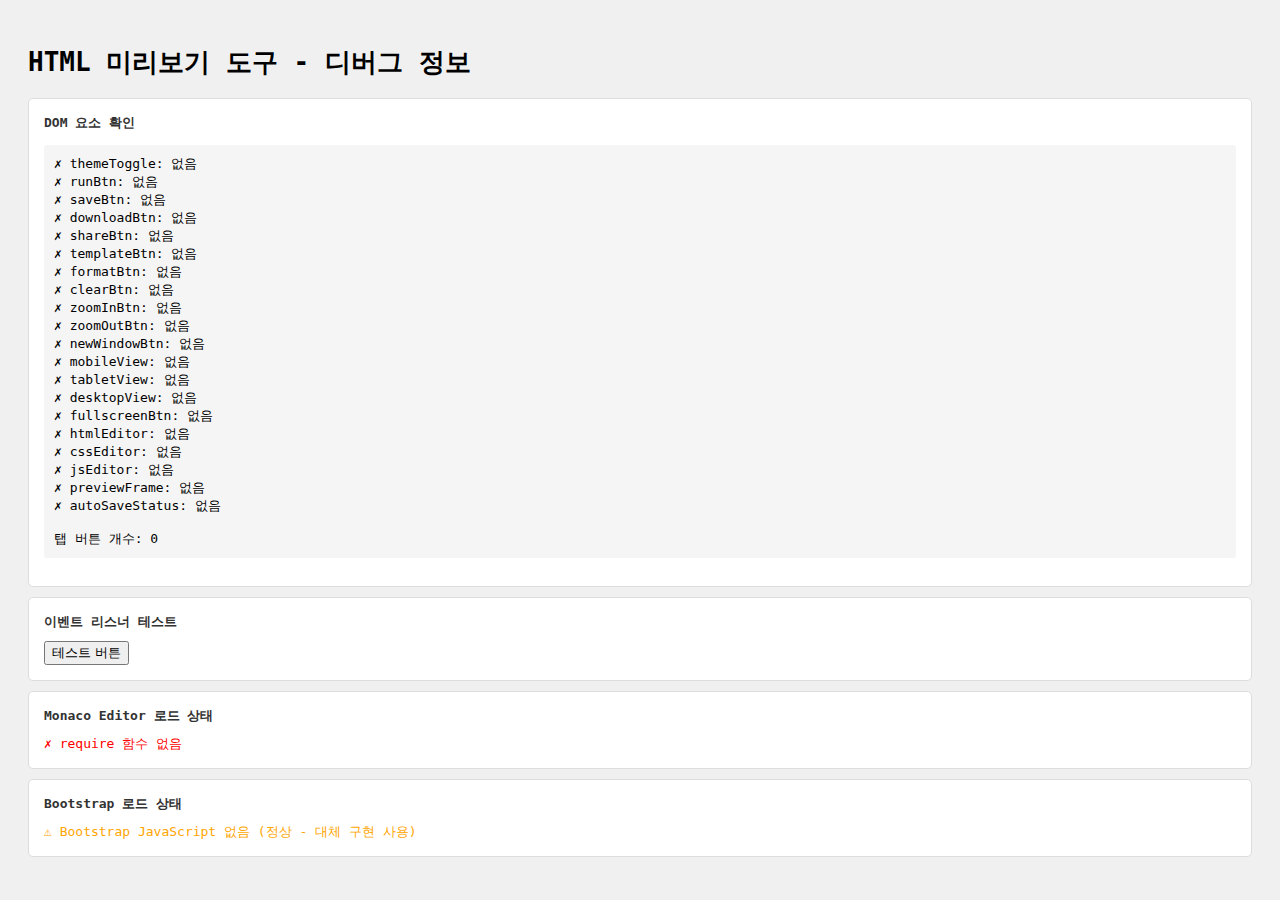
<file: debug.html>
<!DOCTYPE html>
<html lang="ko">
<head>
    <meta charset="UTF-8">
    <meta name="viewport" content="width=device-width, initial-scale=1.0">
    <title>디버그 페이지</title>
    <style>
        body {
            font-family: monospace;
            padding: 20px;
            background: #f0f0f0;
        }
        .debug-section {
            background: white;
            padding: 15px;
            margin: 10px 0;
            border-radius: 5px;
            border: 1px solid #ddd;
        }
        .debug-title {
            font-weight: bold;
            color: #333;
            margin-bottom: 10px;
        }
        .error {
            color: red;
        }
        .success {
            color: green;
        }
        .warning {
            color: orange;
        }
        pre {
            background: #f5f5f5;
            padding: 10px;
            border-radius: 3px;
            overflow-x: auto;
        }
    </style>
</head>
<body>
    <h1>HTML 미리보기 도구 - 디버그 정보</h1>
    
    <div class="debug-section">
        <div class="debug-title">DOM 요소 확인</div>
        <div id="domCheck"></div>
    </div>
    
    <div class="debug-section">
        <div class="debug-title">이벤트 리스너 테스트</div>
        <button id="testBtn">테스트 버튼</button>
        <div id="eventResult"></div>
    </div>
    
    <div class="debug-section">
        <div class="debug-title">Monaco Editor 로드 상태</div>
        <div id="monacoStatus"></div>
    </div>
    
    <div class="debug-section">
        <div class="debug-title">Bootstrap 로드 상태</div>
        <div id="bootstrapStatus"></div>
    </div>
    
    <script>
        function checkDOMElements() {
            const elements = [
                'themeToggle', 'runBtn', 'saveBtn', 'downloadBtn', 'shareBtn', 'templateBtn',
                'formatBtn', 'clearBtn', 'zoomInBtn', 'zoomOutBtn', 'newWindowBtn',
                'mobileView', 'tabletView', 'desktopView', 'fullscreenBtn',
                'htmlEditor', 'cssEditor', 'jsEditor', 'previewFrame', 'autoSaveStatus'
            ];
            
            const domCheck = document.getElementById('domCheck');
            let html = '<pre>';
            
            elements.forEach(id => {
                const element = document.getElementById(id);
                if (element) {
                    html += `✓ ${id}: 존재\n`;
                } else {
                    html += `✗ ${id}: 없음\n`;
                }
            });
            
            // 탭 버튼 확인
            const tabBtns = document.querySelectorAll('.tab-btn');
            html += `\n탭 버튼 개수: ${tabBtns.length}\n`;
            tabBtns.forEach((btn, index) => {
                const lang = btn.dataset?.lang;
                html += `  탭 ${index}: data-lang="${lang}"\n`;
            });
            
            html += '</pre>';
            domCheck.innerHTML = html;
        }
        
        function testEventListeners() {
            const testBtn = document.getElementById('testBtn');
            const eventResult = document.getElementById('eventResult');
            
            testBtn.addEventListener('click', () => {
                eventResult.innerHTML = '<span class="success">✓ 이벤트 리스너 정상 작동</span>';
            });
        }
        
        function checkMonaco() {
            const monacoStatus = document.getElementById('monacoStatus');
            
            if (typeof require !== 'undefined') {
                monacoStatus.innerHTML = '<span class="success">✓ require 함수 사용 가능</span>';
                
                // Monaco 로드 테스트
                require.config({ paths: { vs: 'https://cdnjs.cloudflare.com/ajax/libs/monaco-editor/0.44.0/min/vs' } });
                require(['vs/editor/editor.main'], () => {
                    monacoStatus.innerHTML += '<br><span class="success">✓ Monaco Editor 로드 성공</span>';
                    
                    if (typeof monaco !== 'undefined') {
                        monacoStatus.innerHTML += '<br><span class="success">✓ monaco 객체 사용 가능</span>';
                    } else {
                        monacoStatus.innerHTML += '<br><span class="error">✗ monaco 객체 없음</span>';
                    }
                }, (error) => {
                    monacoStatus.innerHTML += '<br><span class="error">✗ Monaco Editor 로드 실패: ' + error + '</span>';
                });
            } else {
                monacoStatus.innerHTML = '<span class="error">✗ require 함수 없음</span>';
            }
        }
        
        function checkBootstrap() {
            const bootstrapStatus = document.getElementById('bootstrapStatus');
            
            if (typeof bootstrap !== 'undefined') {
                bootstrapStatus.innerHTML = '<span class="success">✓ Bootstrap JavaScript 로드됨</span>';
                
                if (bootstrap.Modal) {
                    bootstrapStatus.innerHTML += '<br><span class="success">✓ Bootstrap Modal 사용 가능</span>';
                } else {
                    bootstrapStatus.innerHTML += '<br><span class="warning">⚠ Bootstrap Modal 없음</span>';
                }
            } else {
                bootstrapStatus.innerHTML = '<span class="warning">⚠ Bootstrap JavaScript 없음 (정상 - 대체 구현 사용)</span>';
            }
        }
        
        // 페이지 로드 시 모든 검사 실행
        document.addEventListener('DOMContentLoaded', () => {
            checkDOMElements();
            testEventListeners();
            checkMonaco();
            checkBootstrap();
        });
    </script>
</body>
</html>
</file>
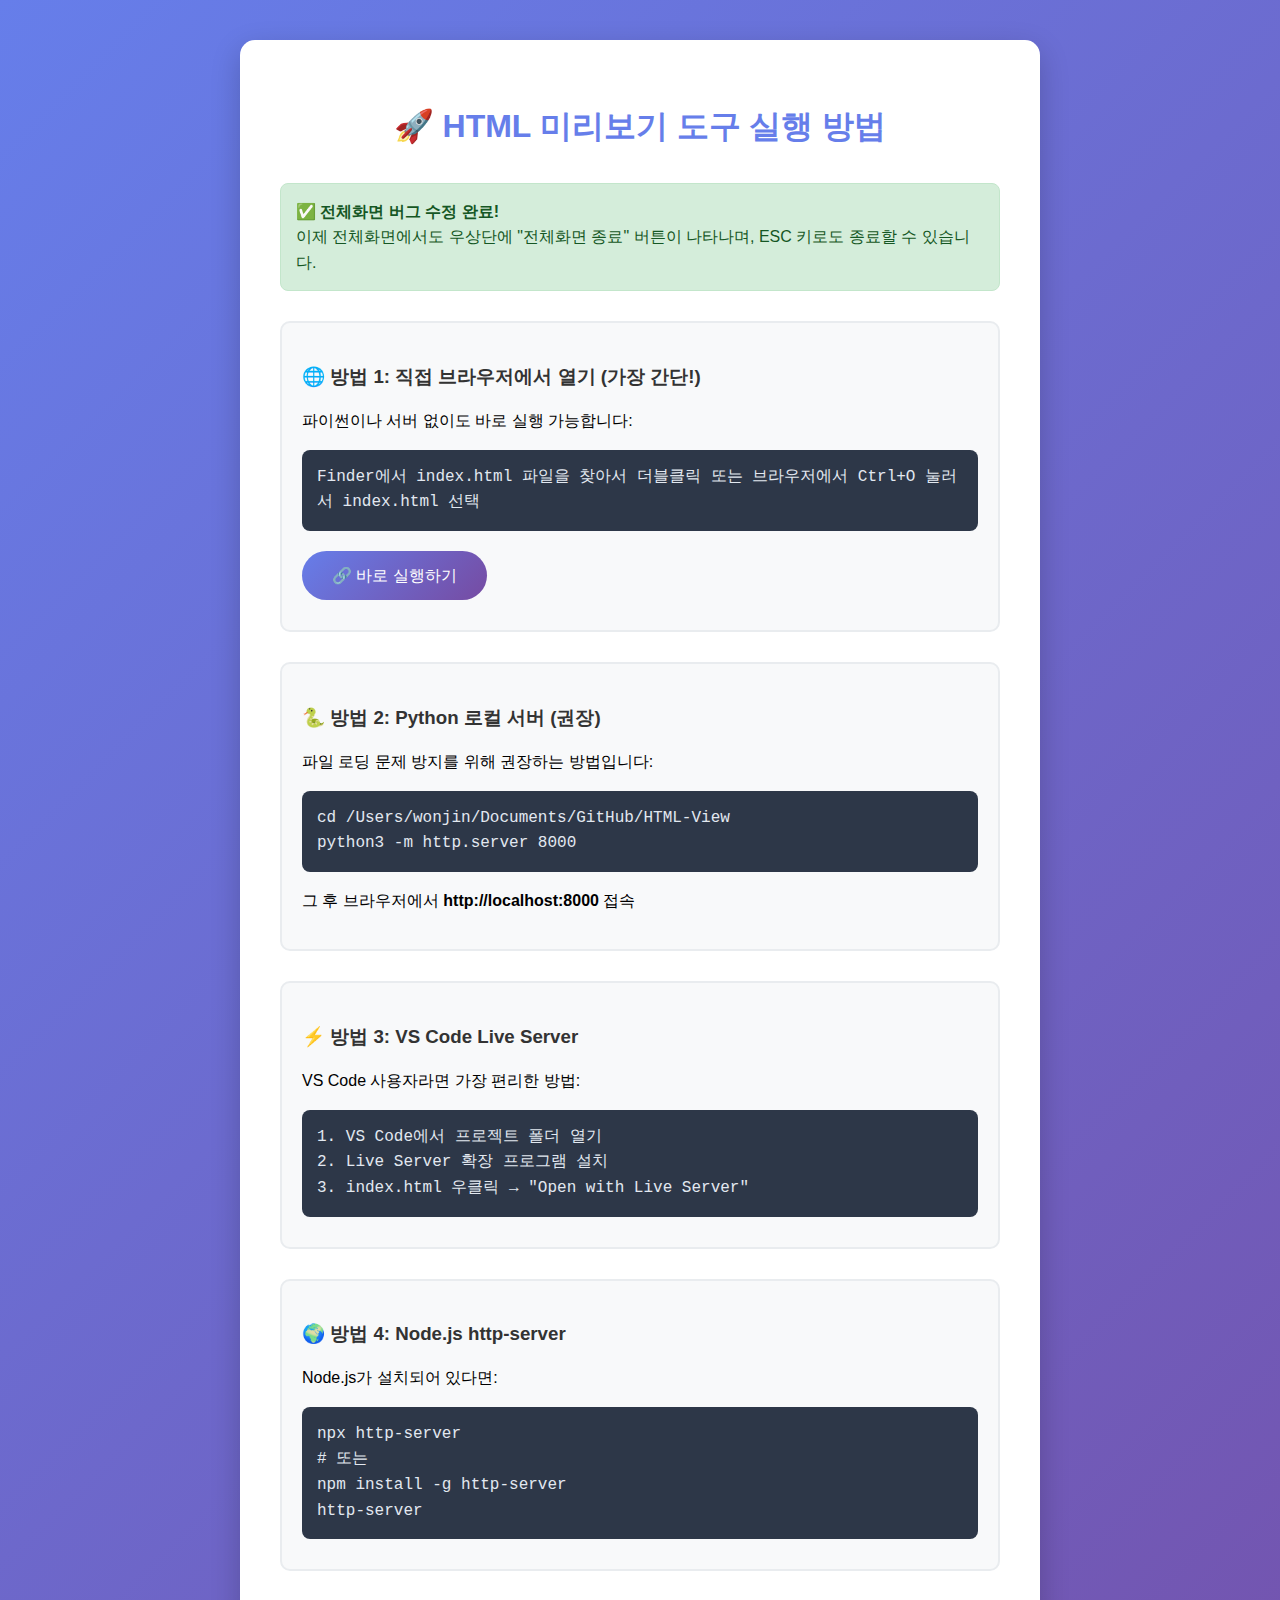
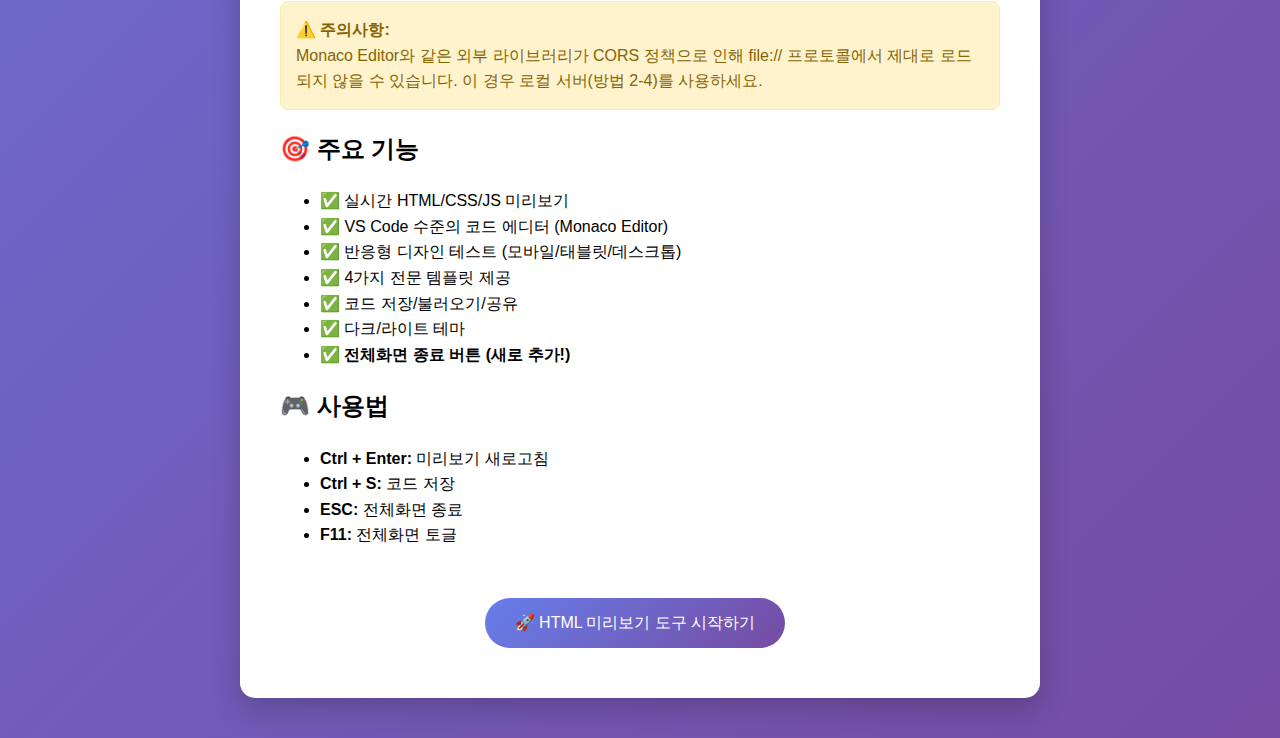
<file: start.html>
<!DOCTYPE html>
<html lang="ko">
<head>
    <meta charset="UTF-8">
    <meta name="viewport" content="width=device-width, initial-scale=1.0">
    <title>HTML 미리보기 도구 - 실행 방법</title>
    <style>
        body {
            font-family: 'Segoe UI', Tahoma, Geneva, Verdana, sans-serif;
            max-width: 800px;
            margin: 0 auto;
            padding: 40px 20px;
            line-height: 1.6;
            background: linear-gradient(135deg, #667eea 0%, #764ba2 100%);
            min-height: 100vh;
        }
        .container {
            background: white;
            padding: 40px;
            border-radius: 15px;
            box-shadow: 0 10px 30px rgba(0,0,0,0.2);
        }
        h1 {
            color: #667eea;
            text-align: center;
            margin-bottom: 30px;
        }
        .method {
            margin: 30px 0;
            padding: 20px;
            border: 2px solid #e9ecef;
            border-radius: 10px;
            background: #f8f9fa;
        }
        .method h3 {
            color: #333;
            margin-bottom: 15px;
        }
        .code {
            background: #2d3748;
            color: #e2e8f0;
            padding: 15px;
            border-radius: 8px;
            font-family: 'Courier New', monospace;
            margin: 10px 0;
            overflow-x: auto;
        }
        .btn {
            display: inline-block;
            background: linear-gradient(135deg, #667eea 0%, #764ba2 100%);
            color: white;
            padding: 12px 30px;
            text-decoration: none;
            border-radius: 25px;
            font-weight: 500;
            margin: 10px 10px 10px 0;
            transition: transform 0.3s ease;
        }
        .btn:hover {
            transform: translateY(-2px);
            color: white;
        }
        .warning {
            background: #fff3cd;
            border: 1px solid #ffeaa7;
            color: #856404;
            padding: 15px;
            border-radius: 8px;
            margin: 20px 0;
        }
        .success {
            background: #d4edda;
            border: 1px solid #c3e6cb;
            color: #155724;
            padding: 15px;
            border-radius: 8px;
            margin: 20px 0;
        }
    </style>
</head>
<body>
    <div class="container">
        <h1>🚀 HTML 미리보기 도구 실행 방법</h1>
        
        <div class="success">
            <strong>✅ 전체화면 버그 수정 완료!</strong><br>
            이제 전체화면에서도 우상단에 "전체화면 종료" 버튼이 나타나며, ESC 키로도 종료할 수 있습니다.
        </div>

        <div class="method">
            <h3>🌐 방법 1: 직접 브라우저에서 열기 (가장 간단!)</h3>
            <p>파이썬이나 서버 없이도 바로 실행 가능합니다:</p>
            <div class="code">
                Finder에서 index.html 파일을 찾아서 더블클릭
                또는
                브라우저에서 Ctrl+O 눌러서 index.html 선택
            </div>
            <a href="index.html" class="btn">🔗 바로 실행하기</a>
        </div>

        <div class="method">
            <h3>🐍 방법 2: Python 로컬 서버 (권장)</h3>
            <p>파일 로딩 문제 방지를 위해 권장하는 방법입니다:</p>
            <div class="code">
                cd /Users/wonjin/Documents/GitHub/HTML-View<br>
                python3 -m http.server 8000
            </div>
            <p>그 후 브라우저에서 <strong>http://localhost:8000</strong> 접속</p>
        </div>

        <div class="method">
            <h3>⚡ 방법 3: VS Code Live Server</h3>
            <p>VS Code 사용자라면 가장 편리한 방법:</p>
            <div class="code">
                1. VS Code에서 프로젝트 폴더 열기<br>
                2. Live Server 확장 프로그램 설치<br>
                3. index.html 우클릭 → "Open with Live Server"
            </div>
        </div>

        <div class="method">
            <h3>🌍 방법 4: Node.js http-server</h3>
            <p>Node.js가 설치되어 있다면:</p>
            <div class="code">
                npx http-server<br>
                # 또는<br>
                npm install -g http-server<br>
                http-server
            </div>
        </div>

        <div class="warning">
            <strong>⚠️ 주의사항:</strong><br>
            Monaco Editor와 같은 외부 라이브러리가 CORS 정책으로 인해 file:// 프로토콜에서 제대로 로드되지 않을 수 있습니다. 
            이 경우 로컬 서버(방법 2-4)를 사용하세요.
        </div>

        <h2>🎯 주요 기능</h2>
        <ul>
            <li>✅ 실시간 HTML/CSS/JS 미리보기</li>
            <li>✅ VS Code 수준의 코드 에디터 (Monaco Editor)</li>
            <li>✅ 반응형 디자인 테스트 (모바일/태블릿/데스크톱)</li>
            <li>✅ 4가지 전문 템플릿 제공</li>
            <li>✅ 코드 저장/불러오기/공유</li>
            <li>✅ 다크/라이트 테마</li>
            <li>✅ <strong>전체화면 종료 버튼 (새로 추가!)</strong></li>
        </ul>

        <h2>🎮 사용법</h2>
        <ul>
            <li><strong>Ctrl + Enter:</strong> 미리보기 새로고침</li>
            <li><strong>Ctrl + S:</strong> 코드 저장</li>
            <li><strong>ESC:</strong> 전체화면 종료</li>
            <li><strong>F11:</strong> 전체화면 토글</li>
        </ul>

        <div style="text-align: center; margin-top: 40px;">
            <a href="index.html" class="btn">🚀 HTML 미리보기 도구 시작하기</a>
        </div>
    </div>
</body>
</html>
</file>
